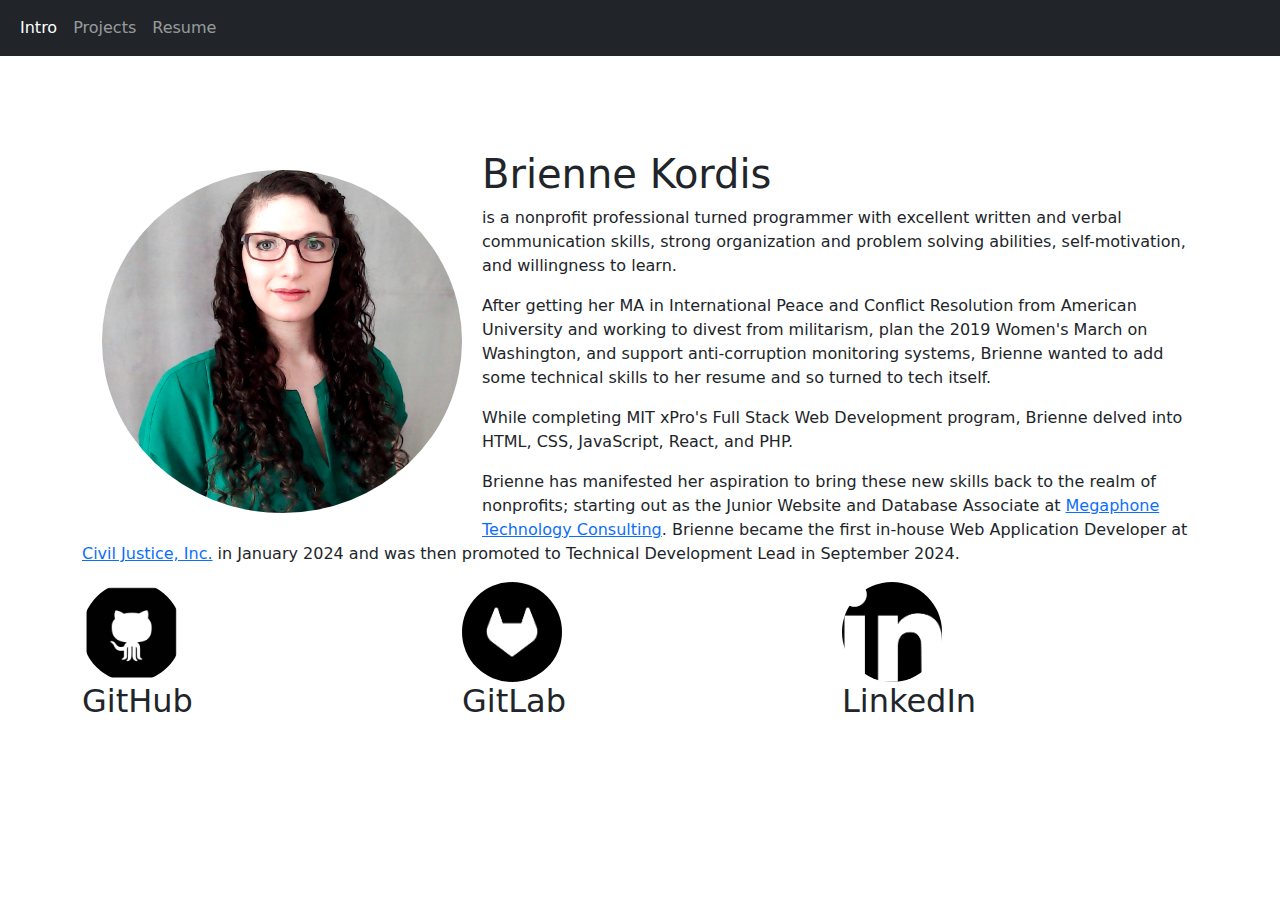
<file: index.html>
<!doctype html>
<html lang="en">
  <head>
    <meta charset="utf-8">
    <meta name="viewport" content="width=device-width, initial-scale=1">
    <meta name="description" content="">
    <meta name="author" content="Mark Otto, Jacob Thornton, and Bootstrap contributors">
    <meta name="generator" content="Hugo 0.84.0">
    <title>Brienne Kordis</title>
    <link rel="canonical" href="https://getbootstrap.com/docs/5.0/examples/carousel/">
    <link href="https://cdn.jsdelivr.net/npm/bootstrap@5.1.1/dist/css/bootstrap.min.css" rel="stylesheet">
    <link href="css/intro.css" rel="stylesheet">
  </head>
  <body> 
  <header>
    <nav class="navbar navbar-expand-md navbar-dark fixed-top bg-dark">
      <div class="container-fluid">
        <button class="navbar-toggler" type="button" data-bs-toggle="collapse" data-bs-target="#navbarCollapse" aria-controls="navbarCollapse" aria-expanded="false" aria-label="Toggle navigation">
          <span class="navbar-toggler-icon"></span>
        </button>
        <div class="collapse navbar-collapse" id="navbarCollapse">
          <ul class="navbar-nav me-auto mb-2 mb-md-0">
            <li class="nav-item">
              <a class="nav-link active" aria-current="page" href="./index.html">Intro</a>
            </li>
            <li class="nav-item">
              <a class="nav-link" href="./projects.html">Projects</a>
            </li>
            <li class="nav-item">
              <a class="nav-link" href="./resume.html">Resume</a>
            </li>
          </ul>
        </div>
      </div>
    </nav>
  </header>
  <main>
    <div id="intro">
      <svg class="bd-placeholder-img" width="100%" height="100%" xmlns="http://www.w3.org/2000/svg" aria-hidden="true" preserveAspectRatio="xMidYMid slice" focusable="false"></svg>
      <div class="container">
        <div class="description">
          <img id="profilepic" src="./images/profile.jpeg" class="bd-placeholder-img rounded-circle"></img>
          <h1>Brienne Kordis </h1>
            <p>is a nonprofit professional turned programmer with excellent written and verbal communication skills, strong organization and problem solving abilities, self-motivation, and willingness to learn.</p>
            <p>After getting her MA in International Peace and Conflict Resolution from American University and working to divest from militarism, plan the 2019 Women's March on Washington, and support anti-corruption monitoring systems, Brienne wanted to add some technical skills to her resume and so turned to tech itself.</p>
            <p>While completing MIT xPro's Full Stack Web Development program, Brienne delved into HTML, CSS, JavaScript, React, and PHP.</p>
            <p>Brienne has manifested her aspiration to bring these new skills back to the realm of nonprofits; starting out as the Junior Website and Database Associate at <a href="https://www.megaphonetech.com/" target="blank">Megaphone Technology Consulting</a>. 
              Brienne became the first in-house Web Application Developer at <a href="https://www.civiljusticeinc.org/" target="blank">Civil Justice, Inc.</a> in January 2024 and was then promoted to Technical Development Lead in September 2024.</p>
        </div>
      </div>
    </div>
    <div class="container marketing">
    <div class="row">
      <div class="col-lg-4">
        <a href="https://github.com/briennek" target="_blank">
          <img src="./images/github.png" class="bd-placeholder-img rounded-circle logo" width="100px" height="100px" role="img" alt="GitHub Octocat logo" aria-label="GitHub Octocat logo" preserveAspectRatio="xMidYMid slice" focusable="false"></img>
        </a>
        <h2>GitHub</h2>
      </div>
      <div class="col-lg-4">
        <a href="https://lab.civicrm.org/brienne" target="_blank">
          <img src="./images/gitlab.png" class="bd-placeholder-img rounded-circle logo" width="100px" height="100px" role="img" alt="GitLab logo" aria-label="GitLab logo" preserveAspectRatio="xMidYMid slice" focusable="false"></img>
        </a>
        <h2>GitLab</h2>
      </div>
      <div class="col-lg-4">
        <a href="https://www.linkedin.com/in/briennekordis/" target="_blank">
          <img src="./images/linkedin.png" class="bd-placeholder-img rounded-circle logo" width="100px" height="100px" role="img" alt="LinkedIn logo" aria-label="LinkedIn logo" preserveAspectRatio="xMidYMid slice" focusable="false"></img>
        </a>
        <h2>LinkedIn</h2>
      </div>
    </div>
  </div>
<!-- <div id="myCarousel" class="carousel slide">
    <div class="carousel-inner">
      <div class="carousel-item active">
        <svg class="bd-placeholder-img" width="100%" height="100%" xmlns="http://www.w3.org/2000/svg" aria-hidden="true" preserveAspectRatio="xMidYMid slice" focusable="false"><rect width="100%" height="100%" fill="#777"/></svg>
        <div class="container">
          <div class="carousel-caption text-start">
           <iframe id="interview" width="460" height="400" src="https://www.youtube.com/embed/isrp0dto9io" title="YouTube video player" frameborder="0" allow="accelerometer; autoplay; clipboard-write; encrypted-media; gyroscope; picture-in-picture" allowfullscreen></iframe>
           <p id="itcrowd"> A breif overview of Brienne's skills in JavaScript humorously inspired by the interview in the first episode of the <a id="it" href="https://www.youtube.com/watch?v=e5NANrVnqLc" target="_blank">IT Crowd</a>.</p>
          </div>
        </div>
      </div>
    </div>
</div> -->
  <!-- FOOTER -->
  <footer class="container">
  </footer>
    </main>
    <script src="https://cdn.jsdelivr.net/npm/bootstrap@5.1.1/dist/js/bootstrap.min.js"></script>
  </body>
</html>
</file>
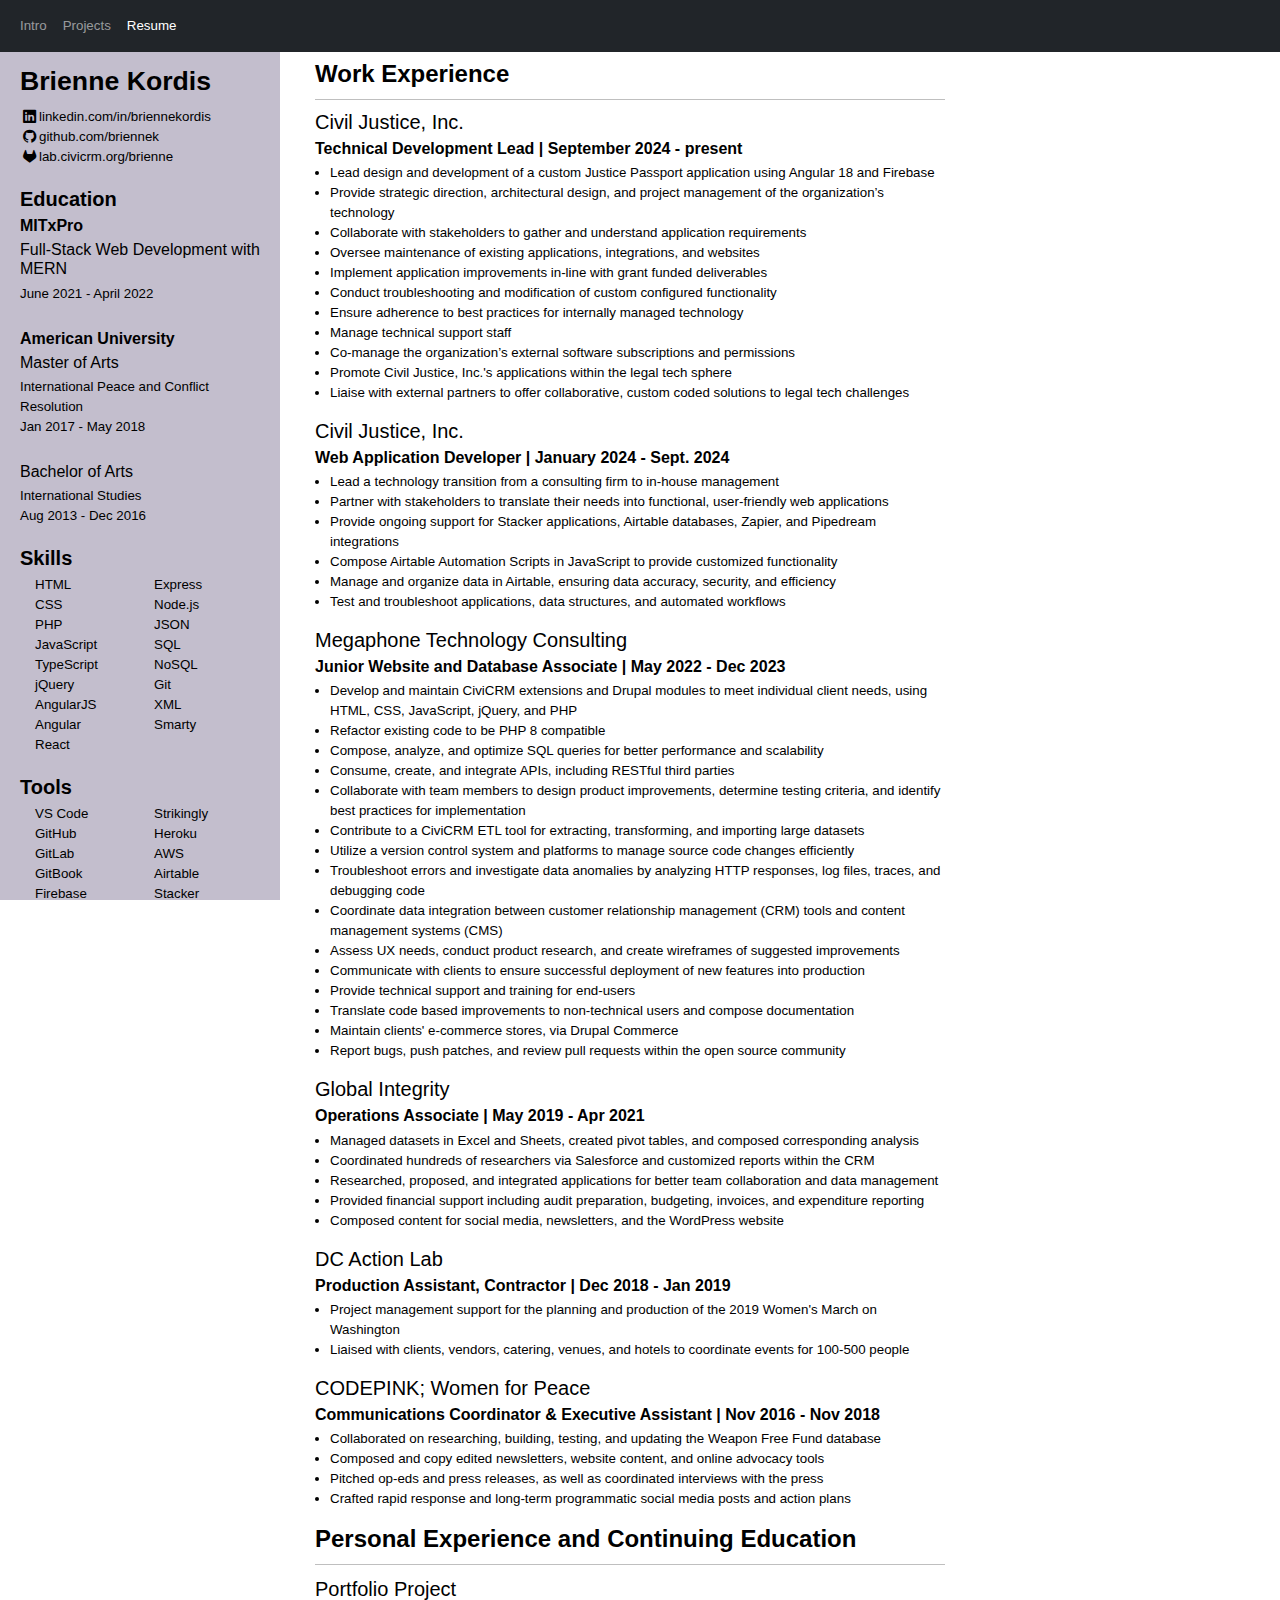
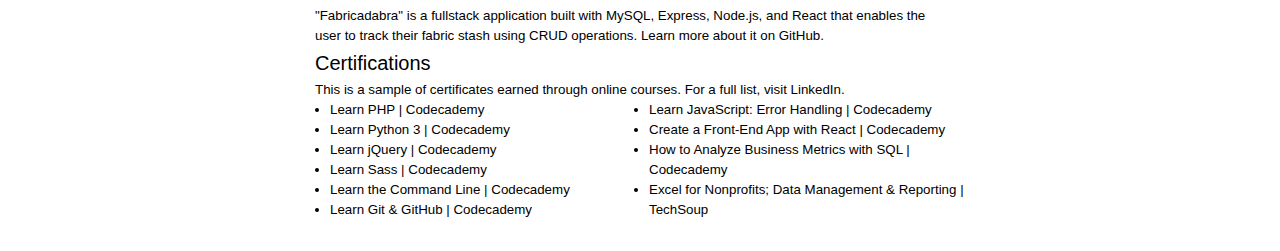
<file: resume.html>
<!DOCTYPE html PUBLIC "-//W3C//DTD XHTML 1.1//EN" "http://www.w3.org/TR/xhtml11/DTD/xhtml11.dtd">
<html xmlns="http://www.w3.org/1999/xhtml">
<head>
  <meta http-equiv="Content-Type" content="text/html; charset=UTF-8"/>
  <title>Brienne Kordis' Resume</title>
  <!-- Bootstrap core CSS -->
  <link href="https://cdn.jsdelivr.net/npm/bootstrap@5.1.1/dist/css/bootstrap.min.css" rel="stylesheet"/>
  <link rel="stylesheet" href="https://cdn.jsdelivr.net/npm/bootstrap-icons@1.11.1/font/bootstrap-icons.css"/>
    <!-- Resume CSS -->
  <link rel="stylesheet" href="css/main.css" type="text/css"/>
</head>
<body>
  <header>
    <nav class="navbar navbar-expand-md navbar-dark fixed-top bg-dark">
      <div class="container-fluid">
        <button class="navbar-toggler" type="button" data-bs-toggle="collapse" data-bs-target="#navbarCollapse" aria-controls="navbarCollapse" aria-expanded="false" aria-label="Toggle navigation">
          <span class="navbar-toggler-icon"></span>
        </button>
        <div class="collapse navbar-collapse" id="navbarCollapse">
          <ul class="navbar-nav me-auto mb-2 mb-md-0">
            <li class="nav-item">
              <a class="nav-link" href="./index.html">Intro</a>
            </li>
            <li class="nav-item">
              <a class="nav-link" href="./projects.html">Projects</a>
            </li>
            <li class="nav-item">
              <a class="nav-link active" aria-current="page" href="./resume.html">Resume</a>
            </l1>
          </ul>
        </div>
      </div>
    </nav>
  </header>
  <br />
  <br />
  <div class="sidebar">
    <br />
    <br />
    <h1>Brienne Kordis</h1>
    <div class="links">
      <a href="https://www.linkedin.com/in/briennekordis" target="_blank"><i class="bi bi-linkedin" style="padding: 3px;"></i>linkedin.com/in/briennekordis</a>
      <br />
      <a href="https://github.com/briennekordis" target="_blank"><i class="bi bi-github" style="padding: 3px;"></i>github.com/briennek</a>
      <br />
      <a href="https://lab.civicrm.org/brienne" target="_blank"><i class="bi bi-gitlab" style="padding: 3px;"></i>lab.civicrm.org/brienne</a>
    </div>
    <div class="sideSection">
      <h3>Education</h3>
      <h5>MITxPro</h5>
      <h6><a href="docs/mit.pdf" target="_blank">Full-Stack Web Development with MERN</a></h6>
      June 2021 - April 2022
      <br />
      <br />
      <h5>American University</h5>
      <h6>Master of Arts</h6>
      International Peace and Conflict Resolution
      <br />
      Jan 2017 - May 2018
      <br />
      <br />
      <h6>Bachelor of Arts</h6>
      International Studies
      <br />
      Aug 2013 - Dec 2016
    </div>
    <div class="sideSection">
      <h3>Skills</h3>
      <ul class="noBulletList">
        <li>HTML</li>
        <li>CSS</li>
        <li>PHP</li>
        <li>JavaScript</li>
        <li>TypeScript</li>
        <li>jQuery</li>
        <li>AngularJS</li>
        <li>Angular</li>
        <li>React</li>
        <li>Express</li>
        <li>Node.js</li>
        <li>JSON</li>
        <li>SQL</li>
        <li>NoSQL</li>
        <li>Git</li>
        <li>XML</li>
        <li>Smarty</li>
      </ul>
    </div>
    <div class="sideSection">
      <h3>Tools</h3>
      <ul class="noBulletList">
        <li>VS Code</li>
        <li>GitHub</li>
        <li>GitLab</li>
        <li>GitBook</li>
        <li>Firebase</li>
        <li>CiviCRM</li>
        <li>Salesforce</li>
        <li>Drupal</li>
        <li>WordPress</li>
        <li>Pory</li>
        <li>Strikingly</li>
        <li>Heroku</li>
        <li>AWS</li>
        <li>Airtable</li>
        <li>Stacker</li>
        <li>Zapier</li>
        <li>Pipedream</li>
        <li>Infogram</li>
        <li>Fillout</li>
      </ul>
    </div>
  </div>
  <div class="main">
    <div class="section">
      <h2>Work Experience</h2>
      <hr />
      <div class="content">
        <h4>Civil Justice, Inc.</h4>
        <h5>Technical Development Lead | September 2024 - present</h5>
        <ul>
          <li>Lead design and development of a custom Justice Passport application using Angular 18 and Firebase</li>
          <li>Provide strategic direction, architectural design, and project management of the organization’s technology</li>
          <li>Collaborate with stakeholders to gather and understand application requirements</li>
          <li>Oversee maintenance of existing applications, integrations, and websites</li>
          <li>Implement application improvements in-line with grant funded deliverables</li>
          <li>Conduct troubleshooting and modification of custom configured functionality</li>
          <li>Ensure adherence to best practices for internally managed technology</li>
          <li>Manage technical support staff</li>
          <li>Co-manage the organization’s external software subscriptions and permissions</li>
          <li>Promote Civil Justice, Inc.'s applications within the legal tech sphere</li>
          <li>Liaise with external partners to offer collaborative, custom coded solutions to legal tech challenges</li>
        </ul>
        <h4>Civil Justice, Inc.</h4>
        <h5>Web Application Developer | January 2024 - Sept. 2024</h5>
        <ul>
          <li>Lead a technology transition from a consulting firm to in-house management</li>
          <li>Partner with stakeholders to translate their needs into functional, user-friendly web applications</li>
          <li>Provide ongoing support for Stacker applications, Airtable databases, Zapier, and Pipedream integrations</li>
          <li>Compose Airtable Automation Scripts in JavaScript to provide customized functionality</li>
          <li>Manage and organize data in Airtable, ensuring data accuracy, security, and efficiency</li>
          <li>Test and troubleshoot applications, data structures, and automated workflows</li>
        </ul>
        <h4>Megaphone Technology Consulting</h4>
        <h5>Junior Website and Database Associate | May 2022 - Dec 2023</h5>
        <ul>
          <li>Develop and maintain CiviCRM extensions and Drupal modules to meet individual client needs, using HTML, CSS, JavaScript, jQuery, and PHP</li>
          <li>Refactor existing code to be PHP 8 compatible</li>
          <li>Compose, analyze, and optimize SQL queries for better performance and scalability</li>
          <li>Consume, create, and integrate APIs, including RESTful third parties</li>
          <li>Collaborate with team members to design product improvements, determine testing criteria, and identify best practices for implementation</li>
          <li>Contribute to a CiviCRM ETL tool for extracting, transforming, and importing large datasets</li>
          <li>Utilize a version control system and platforms to manage source code changes efficiently</li>
          <li>Troubleshoot errors and investigate data anomalies by analyzing HTTP responses, log files, traces, and debugging code</li>
          <li>Coordinate data integration between customer relationship management (CRM) tools and content management systems (CMS)</li>
          <li>Assess UX needs, conduct product research, and create wireframes of suggested improvements</li>
          <li>Communicate with clients to ensure successful deployment of new features into production</li>
          <li>Provide technical support and training for end-users</li>
          <li>Translate code based improvements to non-technical users and compose documentation</li>
          <li>Maintain clients' e-commerce stores, via Drupal Commerce</li>
          <li>Report bugs, push patches, and review pull requests within the open source community</li>
        </ul>
        <h4>Global Integrity</h4>
        <h5>Operations Associate | May 2019 - Apr 2021</h5>
        <ul>
          <li>Managed datasets in Excel and Sheets, created pivot tables, and composed corresponding analysis</li>
          <li>Coordinated hundreds of researchers via Salesforce and customized reports within the CRM</li>
          <li>Researched, proposed, and integrated applications for better team collaboration and data management</li>
          <li>Provided financial support including audit preparation, budgeting, invoices, and expenditure reporting</li>
          <li>Composed content for social media, newsletters, and the WordPress website</li> 
        </ul>
        </ul>
        <h4>DC Action Lab</h4>
        <h5>Production Assistant, Contractor | Dec 2018 - Jan 2019</h5>
        <ul>
          <li>Project management support for the planning and production of the 2019 Women's March on Washington</li> 
          <li>Liaised with clients, vendors, catering, venues, and hotels to coordinate events for 100-500 people</li>
        </ul>
        <h4>CODEPINK; Women for Peace</h4>
        <h5>Communications Coordinator & Executive Assistant | Nov 2016 - Nov 2018</h5>
        <ul>
          <li>Collaborated on researching, building, testing, and updating the Weapon Free Fund database</li>
          <li>Composed and copy edited newsletters, website content, and online advocacy tools</li> 
          <li>Pitched op-eds and press releases, as well as coordinated interviews with the press</li>
          <li>Crafted rapid response and long-term programmatic social media posts and action plans</li>
        </ul>
      </div>
    </div>
    <div class="section">
      <h2>Personal Experience and Continuing Education</h2>
      <hr />
      <div class="content">
        <div class="clearList"></div>
        <h4>Portfolio Project</h4>
        "Fabricadabra" is a fullstack application built with MySQL, Express, Node.js, and React that enables the user to track their fabric stash using CRUD operations. 
        Learn more about it on <a href="https://github.com/briennekordis/fabricadabra" target="_blank">GitHub.</a>
      </div>
    </div>
    <div class="section">
      <h4>Certifications</h4>
      This is a sample of certificates earned through online courses. For a full list, visit 
        <a href="https://www.linkedin.com/in/briennekordis/details/certifications/" target="_blank">LinkedIn.</a>
      <br />
      <div class="content">
        <ul class="two-column-list">
         <li>
            <a href="docs/codecademy_php.pdf" target="_blank">Learn PHP | Codecademy</a>
          </li>
          <li>
            <a href="docs/codecademy_python3.pdf" target="_blank">Learn Python 3 | Codecademy</a>
          </li>
          <li>
            <a href="docs/codecademy_jquery.pdf" target="_blank">Learn jQuery | Codecademy</a>
          </li>
          <li>
            <a href="docs/codecademy_sass.pdf" target="_blank">Learn Sass | Codecademy</a>
          </li>
          <li>
            <a href="docs/codecademy_command_line.pdf" target="_blank">Learn the Command Line | Codecademy</a>
          </li>
          <li>
            <a href="docs/codecademy_git.pdf" target="_blank">Learn Git & GitHub | Codecademy</a>
          </li>
          <li>
            <a href="docs/codecademy_js_error_handeling.pdf" target="_blank">Learn JavaScript: Error Handling | Codecademy</a>
          </li>
          <li>
            <a href="docs/codecademy_react_frontend_app.pdf" target="_blank">Create a Front-End App with React | Codecademy</a>
          </li>
          <li>
            <a href="docs/codecademy_business_analytics.pdf" target="_blank">How to Analyze Business Metrics with SQL | Codecademy</a>
          </li>
          <li>Excel for Nonprofits; Data Management & Reporting | TechSoup
          </li>
        </ul>
      </div>
    </div>
  </div>
</body>
</html>
</file>
<file: css/intro.css>
#profilepic {
  border-radius: 50%;
  float: left;
  width: 400px;
  padding: 20px;
}

.bd-placeholder-img .rounded-circle .logo {
  width: 100px;
  height: 100px;
}
</file>
<file: css/main.css>
﻿/*Elements*/

body {
    font-family: Tahoma, Arial, sans-serif;
    font-size: 10pt;
    background-color: #fff;
    margin: 0;
    padding: 0;
    color: #000;
}

a {
    text-decoration: none;
    color: #000;
}

    a:hover {
        text-decoration: underline;
    }

h1 {
    font-weight: 800;
    font-size: 2em;
    margin: 5px 0px 5px 0px;
}

h2 {
    font-weight: 600;
    font-size: 1.8em;
    margin: 5px 0px 5px 0px;
}

h3 {
    font-weight: 600;
    font-size: 1.5em;
    margin: 5px 0px 5px 0px;
}

h4 {
    font-weight: 400;
    font-size: 1.5em;
    margin: 5px 0px 5px 0px;
}

h5 {
    font-weight: 600;
    font-size: 1.2em;
    margin: 5px 0px 5px 0px;
}

h6 {
    font-weight: 400;
    font-size: 1.2em;
    margin: 5px 0px 5px 0px;
}

hr {
    margin: 10px 0;
    padding: 0;
}

p {
    margin: 10px auto;
    line-height: 1.5em;
}

ul {
    margin-top: 0;
    padding-left: 15px;
}

ul li {
    line-height: 1.5em;
}

.sideSection ul {
   columns: 2;
}

/*Classes*/

.sidebar {
    height: 100%;
    width: 280px;
    position: fixed;
    text-align: left;
    z-index: 1;
    top: 0;
    left: 0;
    background-color: #c3becd;
    overflow-x: hidden;
    padding: 20px;
}

.sideSection {
    margin-top: 20px;
}

.main {
    width: 680px;
    background-color: #fff;
    margin-left: 290px;
    padding: 15px 25px;
}

.links {
    margin-top: 10px;
    line-height: 1.5em;
}

.noBulletList {
    list-style: none;
}

.topMarginList {
    margin-top: 8px;
}

.two-column-list {
    width: 640px;
    columns: 2;
}

    .two-column-list li {
        float: left;
        margin: 0 auto;
        width: 320px;
    }

.clearList {
    clear: both;
    margin-bottom: 12px;
}

/*Other*/

@media print {
    .section {
        page-break-inside: avoid;
    }
    header {
        display: none;
    }
}
</file>
